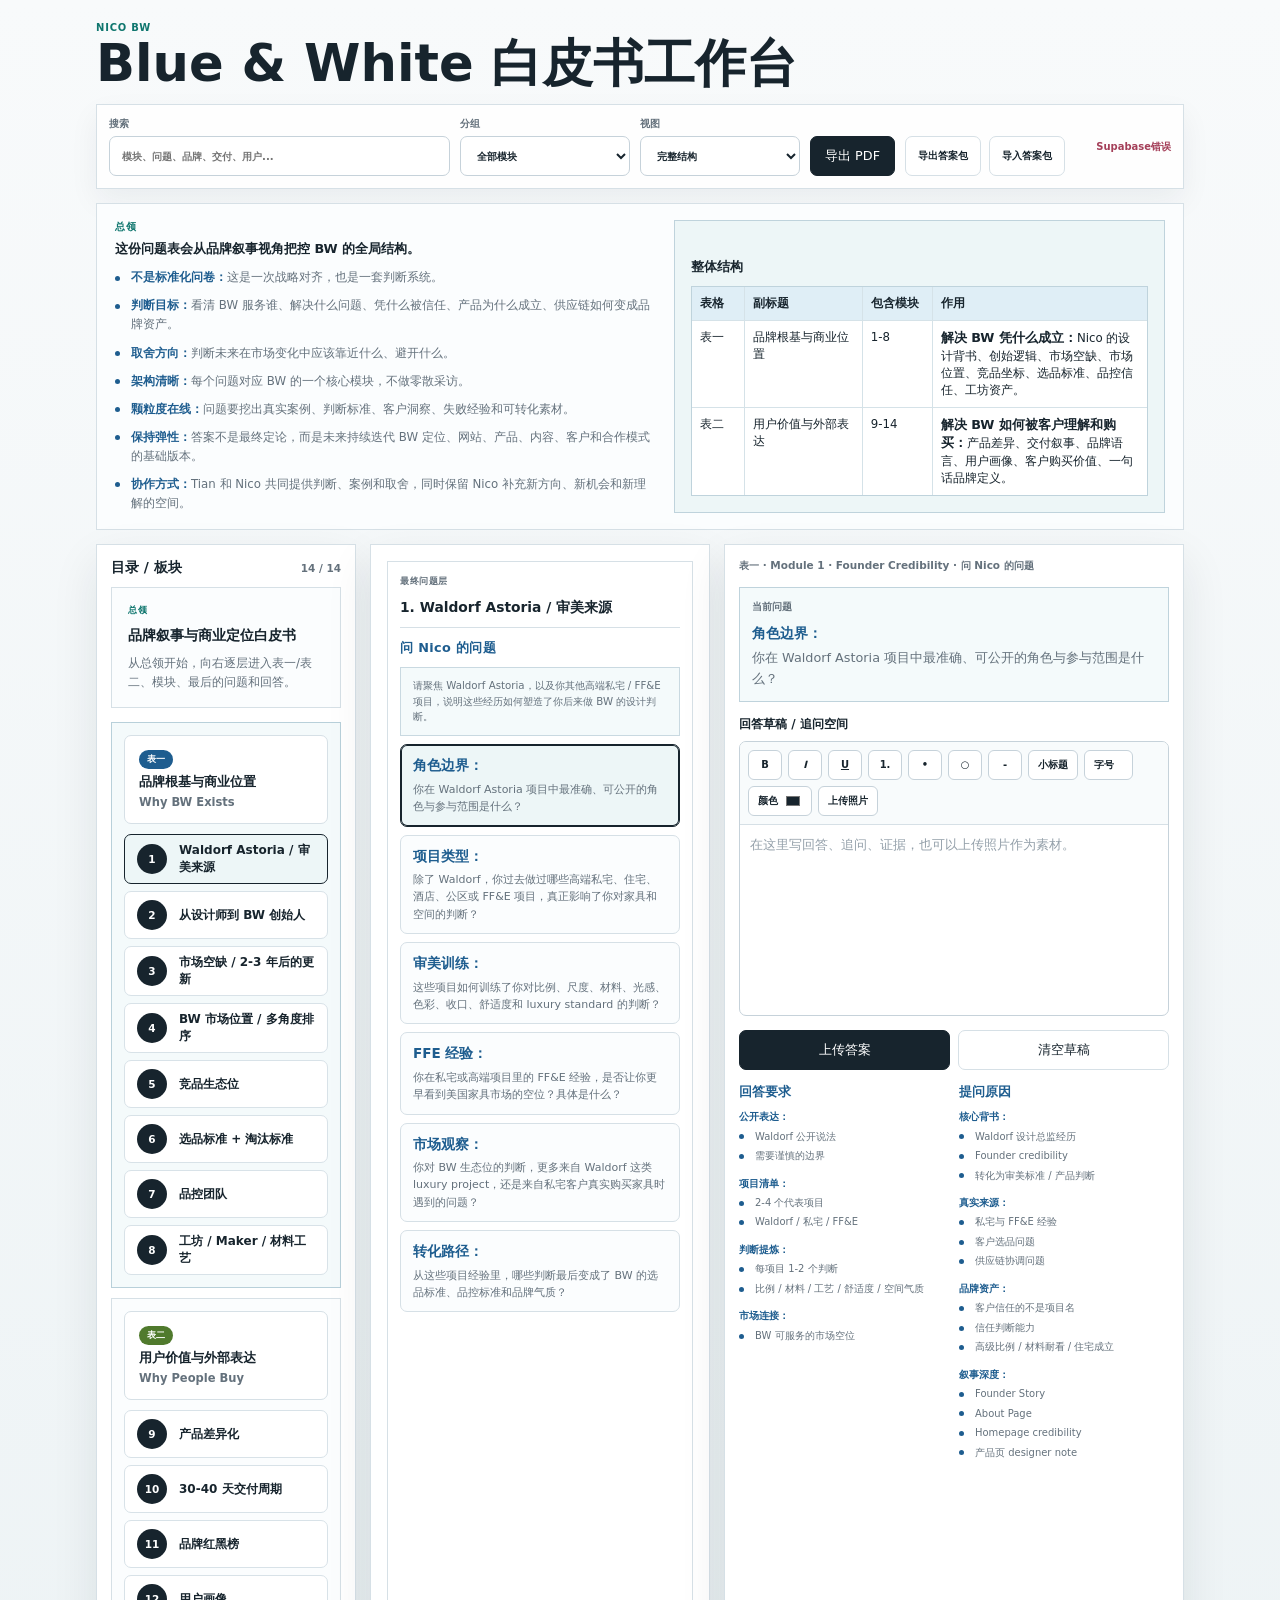
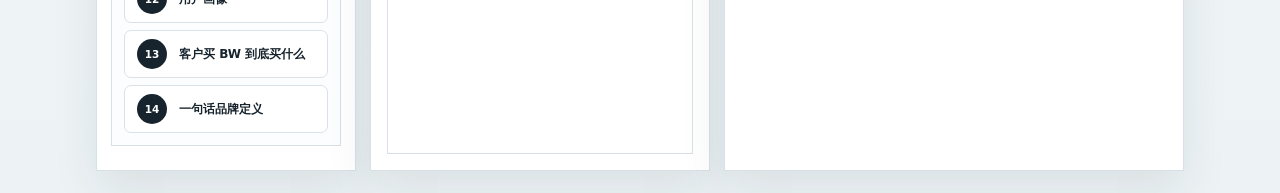
<file: index.html>
<!doctype html>
<html lang="zh-CN">
  <head>
    <meta charset="utf-8" />
    <meta http-equiv="refresh" content="0; url=bw-whitepaper.html" />
    <meta name="viewport" content="width=device-width, initial-scale=1" />
    <title>Blue & White 白皮书工作台</title>
    <script>location.replace("bw-whitepaper.html");</script>
  </head>
  <body>
    <p><a href="bw-whitepaper.html">打开 Blue & White 白皮书工作台</a></p>
  </body>
</html>
</file>
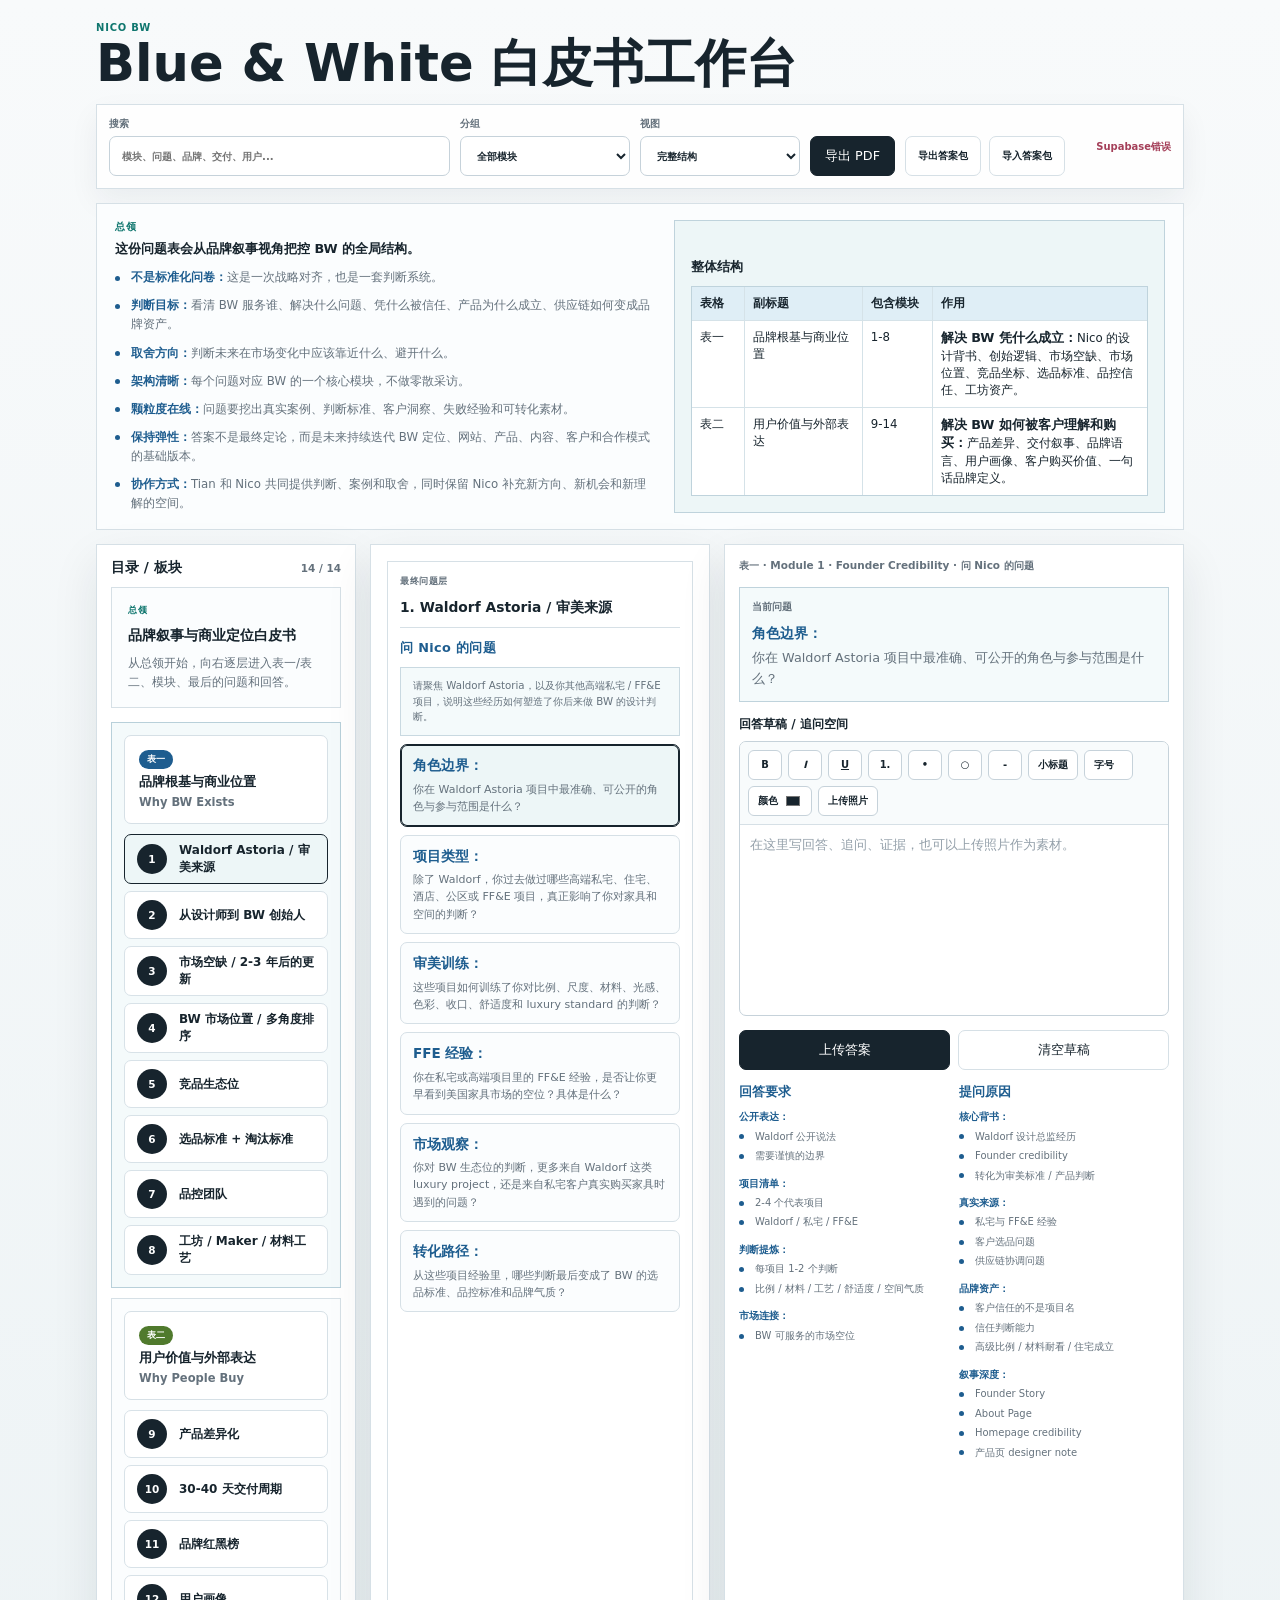
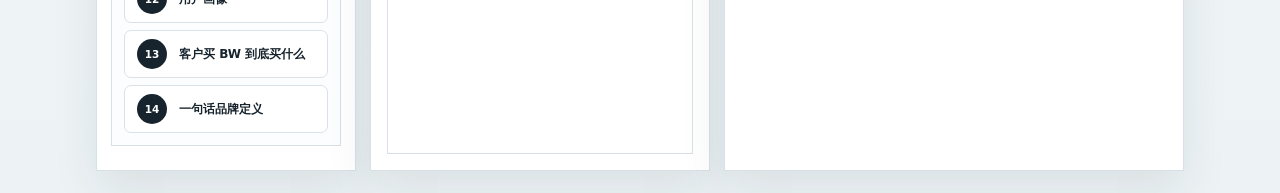
<file: bw-whitepaper.html>
<!doctype html>
<html lang="zh-CN">
  <head>
    <meta charset="utf-8" />
    <meta name="viewport" content="width=device-width, initial-scale=1" />
    <title>Blue & White 白皮书工作台</title>
    <link rel="stylesheet" href="bw-whitepaper.css" />
  </head>
  <body>
    <main class="shell">
      <header class="topbar">
        <div>
          <p class="eyebrow">Nico BW</p>
          <h1>Blue & White 白皮书工作台</h1>
        </div>
      </header>

      <section class="controls" aria-label="白皮书筛选">
        <label>
          搜索
          <input id="search" type="search" placeholder="模块、问题、品牌、交付、用户..." />
        </label>
        <label>
          分组
          <select id="phase">
            <option value="all">全部模块</option>
            <option value="表一">表一：Why BW Exists</option>
            <option value="表二">表二：Why People Buy</option>
          </select>
        </label>
        <label>
          视图
          <select id="view">
            <option value="structure">完整结构</option>
            <option value="table">可交互表格</option>
            <option value="diagram">模块 Diagram</option>
            <option value="source">原图证据</option>
          </select>
        </label>
        <button id="export" type="button">导出 PDF</button>
        <div class="share-actions" aria-label="答案协作">
          <button id="answer-export" type="button">导出答案包</button>
          <label for="answer-import">导入答案包</label>
          <input id="answer-import" type="file" accept="application/json,.json" />
        </div>
        <p id="sync-status" class="sync-status">本地模式</p>
      </section>

      <section id="overview-hero" class="overview-hero" aria-label="总领"></section>

      <section class="workspace">
        <aside class="module-list" aria-label="白皮书目录">
          <div class="list-heading">
            <h2>目录 / 板块</h2>
            <span id="result-count">0</span>
          </div>
          <div id="cards"></div>
        </aside>

        <section class="main-panel">
          <div id="structure-view" class="view-panel"></div>
          <div id="table-view" class="view-panel" hidden></div>
          <div id="diagram-view" class="view-panel" hidden></div>
          <div id="source-view" class="view-panel" hidden></div>
        </section>

        <aside class="detail-panel" aria-label="模块细节">
          <div class="detail-header">
            <p id="detail-kicker">选择一个模块</p>
            <h2 id="detail-title">白皮书结构</h2>
          </div>
          <section id="selected-question" class="selected-question-panel" aria-label="当前问题"></section>
          <div class="detail-block">
            <h3>回答草稿 / 追问空间</h3>
            <div class="editor-shell">
              <div class="editor-toolbar" aria-label="编辑工具">
                <button type="button" data-command="bold" aria-label="加粗"><strong>B</strong></button>
                <button type="button" data-command="italic" aria-label="斜体"><em>I</em></button>
                <button type="button" data-command="underline" aria-label="下划线"><u>U</u></button>
                <button type="button" data-list="ordered">1.</button>
                <button type="button" data-list="disc">•</button>
                <button type="button" data-list="circle">○</button>
                <button type="button" data-list="dash">-</button>
                <button type="button" data-command="formatBlock" data-value="h3">小标题</button>
                <select id="font-size" aria-label="字体大小">
                  <option value="">字号</option>
                  <option value="2">小</option>
                  <option value="3">正文</option>
                  <option value="4">大</option>
                  <option value="5">标题</option>
                </select>
                <label class="color-tool" aria-label="字体颜色">
                  颜色
                  <input id="font-color" type="color" value="#17242d" />
                </label>
                <label class="image-upload-button" for="image-upload">上传照片</label>
                <input id="image-upload" type="file" accept="image/*" multiple />
              </div>
              <div id="notes" class="notes-editor" contenteditable="true" role="textbox" aria-multiline="true" spellcheck="false"></div>
            </div>
          </div>
          <div class="detail-actions">
            <button id="prompt" type="button">上传答案</button>
            <button id="clear" type="button">清空草稿</button>
          </div>
          <dl id="detail-meta"></dl>
        </aside>
      </section>
    </main>

    <script src="bw-supabase-config.js"></script>
    <script src="bw-whitepaper.js"></script>
  </body>
</html>
</file>
<file: bw-whitepaper.css>
:root {
  color-scheme: light;
  --ink: #17242d;
  --muted: #64717c;
  --line: #d6e0e6;
  --panel: #ffffff;
  --paper: #f6f8f9;
  --blue: #1e5d8f;
  --teal: #0f766e;
  --green: #507a2d;
  --rose: #a43f59;
  --gold: #b66d12;
  --shadow: 0 18px 44px rgba(23, 36, 45, 0.09);
  font-size: 80%;
  font-family: Inter, ui-sans-serif, system-ui, -apple-system, BlinkMacSystemFont, "Segoe UI", sans-serif;
}

* {
  box-sizing: border-box;
}

body {
  margin: 0;
  min-height: 100vh;
  color: var(--ink);
  background: linear-gradient(180deg, #f8fafb 0%, #edf3f5 100%);
}

button,
input,
select,
textarea,
.notes-editor {
  font: inherit;
}

button {
  height: 40px;
  border: 1px solid var(--ink);
  border-radius: 7px;
  padding: 0 14px;
  color: #fff;
  background: var(--ink);
  cursor: pointer;
}

button:hover {
  background: #2d3a43;
}

a {
  color: var(--blue);
  font-weight: 800;
  text-decoration: none;
}

.shell {
  width: min(1088px, 94vw);
  margin: 0 auto;
  padding: 22px 0;
}

.topbar {
  display: flex;
  align-items: end;
  justify-content: space-between;
  gap: 22px;
  margin-bottom: 16px;
}

.eyebrow {
  margin: 0 0 6px;
  color: var(--teal);
  font-size: 0.78rem;
  font-weight: 850;
  letter-spacing: 0.08em;
  text-transform: uppercase;
}

h1,
h2,
h3,
p {
  margin: 0;
}

h1 {
  font-size: clamp(2rem, 4vw, 4.25rem);
  line-height: 0.96;
}

.toplinks {
  display: flex;
  gap: 16px;
  white-space: nowrap;
}

.controls {
  display: grid;
  grid-template-columns: minmax(260px, 1fr) 170px 160px auto auto 96px;
  gap: 10px;
  align-items: end;
  margin-bottom: 14px;
  padding: 12px;
  border: 1px solid var(--line);
  background: rgba(255, 255, 255, 0.86);
  box-shadow: 0 12px 30px rgba(23, 36, 45, 0.06);
}

.share-actions {
  display: grid;
  grid-template-columns: 1fr 1fr;
  gap: 8px;
}

.share-actions button,
.share-actions label {
  display: inline-flex;
  align-items: center;
  justify-content: center;
  height: 40px;
  border: 1px solid var(--line);
  border-radius: 7px;
  padding: 0 12px;
  color: var(--ink);
  background: #fff;
  font-size: 0.8rem;
  font-weight: 850;
  cursor: pointer;
}

.share-actions button:hover,
.share-actions label:hover {
  border-color: var(--blue);
  color: var(--blue);
  background: #f4fafb;
}

.share-actions input {
  display: none;
}

.sync-status {
  align-self: center;
  justify-self: end;
  margin: 0;
  color: var(--muted);
  font-size: 0.78rem;
  font-weight: 850;
  white-space: nowrap;
}

.sync-status.online {
  color: var(--teal);
}

.sync-status.error {
  color: var(--rose);
}

label {
  display: grid;
  gap: 5px;
  color: var(--muted);
  font-size: 0.8rem;
  font-weight: 760;
}

input,
select,
textarea {
  width: 100%;
  border: 1px solid #c6d2da;
  border-radius: 7px;
  background: #fff;
  color: var(--ink);
}

input,
select {
  height: 40px;
  padding: 0 12px;
}

.workspace {
  display: grid;
  grid-template-columns: 260px minmax(320px, 1fr) minmax(430px, 460px);
  gap: 14px;
  min-height: 720px;
}

.module-list,
.main-panel,
.detail-panel {
  min-width: 0;
  border: 1px solid var(--line);
  background: var(--panel);
  box-shadow: var(--shadow);
}

.module-list,
.detail-panel {
  padding: 14px;
}

.list-heading {
  display: flex;
  align-items: center;
  justify-content: space-between;
  margin-bottom: 10px;
}

.list-heading h2,
.detail-header h2 {
  font-size: 1.08rem;
}

.list-heading span,
.detail-header p {
  color: var(--muted);
  font-size: 0.82rem;
  font-weight: 760;
}

.module-card {
  display: grid;
  gap: 7px;
  width: 100%;
  height: auto;
  min-height: 84px;
  margin-bottom: 8px;
  padding: 10px;
  border: 1px solid var(--line);
  border-left: 5px solid var(--blue);
  border-radius: 7px;
  color: var(--ink);
  background: #fff;
  text-align: left;
}

.module-card[data-section="表二"] {
  border-left-color: var(--green);
}

.module-card.active {
  outline: 2px solid var(--ink);
}

.module-card strong {
  font-size: 0.96rem;
  line-height: 1.32;
}

.module-card span {
  color: var(--muted);
  font-size: 0.78rem;
  font-weight: 750;
}

.side-status {
  display: grid;
  gap: 8px;
  margin-bottom: 10px;
  padding: 12px;
  border: 1px solid var(--line);
  background: #fbfdfe;
}

.side-status h3 {
  font-size: 1rem;
  line-height: 1.35;
}

.side-status > span,
.side-copy {
  color: var(--muted);
  font-size: 0.84rem;
  line-height: 1.5;
}

.side-label {
  color: var(--teal);
  font-size: 0.74rem;
  font-weight: 850;
  letter-spacing: 0.06em;
  text-transform: uppercase;
}

.progress-row {
  display: flex;
  align-items: baseline;
  justify-content: space-between;
}

.progress-row strong {
  font-size: 1.35rem;
}

.progress-row span {
  color: var(--muted);
  font-weight: 800;
}

.progress-track {
  height: 8px;
  overflow: hidden;
  border-radius: 999px;
  background: #e6eef2;
}

.progress-track div {
  height: 100%;
  border-radius: inherit;
  background: var(--teal);
}

.work-steps {
  margin: 0;
  padding-left: 20px;
  color: var(--ink);
}

.work-steps li {
  margin-bottom: 8px;
  line-height: 1.45;
}

.draft-list {
  display: grid;
  gap: 6px;
}

.draft-list button,
.idea-button {
  height: auto;
  min-height: 34px;
  border-color: var(--line);
  color: var(--ink);
  background: #fff;
  text-align: left;
  font-size: 0.84rem;
}

.toc-block {
  display: grid;
  gap: 10px;
  margin-bottom: 10px;
  padding: 12px;
  border: 1px solid var(--line);
  background: #fbfdfe;
}

.toc-block.active {
  border-color: #b8d0da;
  background: #f4fafb;
}

.toc-block h3 {
  font-size: 1rem;
  line-height: 1.35;
}

.toc-overview {
  display: grid;
  gap: 9px;
  margin-bottom: 14px;
  padding: 16px;
  border: 1px solid var(--line);
  background: #fbfdfe;
}

.toc-overview h3 {
  font-size: 1.12rem;
  line-height: 1.35;
}

.toc-overview p:not(.side-label) {
  color: var(--muted);
  font-size: 0.92rem;
  line-height: 1.55;
}

.system-overview {
  border-color: #bfd3dc;
  background: #edf6f7;
}

.system-overview h3 {
  font-size: 1.05rem;
}

.system-slices {
  display: grid;
  gap: 8px;
}

.system-slice {
  display: grid;
  gap: 5px;
  padding: 10px;
  border: 1px solid #d8e2e8;
  background: #fff;
}

.system-slice button {
  display: grid;
  grid-template-columns: minmax(0, 1fr) auto;
  align-items: center;
  gap: 8px;
  height: auto;
  padding: 0;
  border: 0;
  color: var(--ink);
  background: transparent;
  text-align: left;
}

.system-slice button:hover {
  color: var(--teal);
  background: transparent;
}

.system-slice button strong {
  font-size: 0.88rem;
}

.system-slice button span {
  color: var(--blue);
  font-size: 0.72rem;
  font-weight: 850;
  white-space: nowrap;
}

.toc-block[data-section="表二"] .system-slice button span,
.toc-block:nth-of-type(3) .system-slice button span {
  color: var(--green);
}

.system-slice p {
  color: var(--muted);
  font-size: 0.78rem;
  line-height: 1.5;
}

.toc-section {
  display: grid;
  gap: 4px;
  height: auto;
  padding: 14px;
  color: var(--ink);
  background: #fff;
  border-color: var(--line);
  text-align: left;
}

.toc-section span {
  width: fit-content;
  padding: 3px 8px;
  border-radius: 999px;
  color: #fff;
  background: var(--blue);
  font-size: 0.74rem;
  font-weight: 850;
}

.toc-block:nth-of-type(3) .toc-section span {
  background: var(--green);
}

.toc-section strong {
  font-size: 1.05rem;
  line-height: 1.35;
}

.toc-section small {
  color: var(--muted);
  font-size: 0.9rem;
  font-weight: 800;
}

.toc-module-list {
  display: grid;
  gap: 7px;
}

.toc-module-list button {
  display: grid;
  grid-template-columns: 32px minmax(0, 1fr);
  align-items: center;
  gap: 10px;
  height: auto;
  min-height: 48px;
  padding: 7px 12px;
  border-color: #d8e2e8;
  color: var(--ink);
  background: #fff;
  text-align: left;
  font-size: 0.94rem;
  font-weight: 760;
}

.toc-module-list button span {
  display: grid;
  place-items: center;
  width: 30px;
  height: 30px;
  border-radius: 50%;
  color: #fff;
  background: var(--ink);
  font-size: 0.82rem;
  font-weight: 850;
}

.toc-module-list button.active {
  border-color: var(--ink);
  background: #edf6f7;
}

.option-list,
.output-options,
.question-options {
  display: grid;
  gap: 7px;
}

.idea-button {
  position: relative;
  padding: 9px 10px 9px 26px;
  line-height: 1.45;
}

.idea-button::before {
  content: "+";
  position: absolute;
  left: 9px;
  top: 9px;
  color: var(--teal);
  font-weight: 900;
}

.idea-button:hover {
  border-color: var(--teal);
  background: #f4fafb;
}

.evidence .idea-button::before {
  color: var(--gold);
}

.compact-status {
  background: #f7fafb;
}

.main-panel {
  overflow: hidden;
}

.view-panel {
  height: 100%;
  padding: 16px;
  overflow: auto;
}

.structure-shell {
  display: grid;
  gap: 16px;
}

.ladder-shell {
  display: grid;
  gap: 16px;
}

.structure-hero,
.overview-hero {
  display: grid;
  grid-template-columns: minmax(0, 1fr) 310px;
  gap: 16px;
  align-items: stretch;
  padding: 18px;
  border: 1px solid var(--line);
  background: #fbfdfe;
}

.overview-hero {
  grid-template-columns: minmax(0, 1.05fr) minmax(320px, 0.95fr);
  margin-bottom: 14px;
  padding: 16px 18px;
}

.structure-hero h2,
.overview-hero h2 {
  max-width: 820px;
  margin-bottom: 10px;
  font-size: clamp(1.6rem, 2.4vw, 2.45rem);
  line-height: 1.1;
}

.overview-hero h2 {
  max-width: 980px;
  font-size: 1rem;
  line-height: 1.42;
}

.structure-hero p:not(.eyebrow),
.overview-hero p:not(.eyebrow) {
  max-width: 920px;
  color: var(--muted);
  font-size: 1rem;
  line-height: 1.65;
}

.overview-hero p:not(.eyebrow) {
  font-size: 0.92rem;
}

.hero-copy {
  display: grid;
  gap: 8px;
}

.hero-copy ul {
  display: grid;
  gap: 9px;
  margin: 0;
  padding: 0;
  list-style: none;
}

.hero-copy li {
  position: relative;
  padding-left: 16px;
  color: var(--muted);
  font-size: 0.92rem;
  line-height: 1.62;
}

.hero-copy li::before {
  position: absolute;
  top: 0.64em;
  left: 0;
  width: 5px;
  height: 5px;
  border-radius: 999px;
  background: var(--blue);
  content: "";
}

.overview-hero .line-title {
  color: var(--blue);
  font-weight: 900;
}

.system-card {
  display: grid;
  align-content: end;
  gap: 10px;
  padding: 16px;
  border: 1px solid #bfd3dc;
  background: #edf6f7;
}

.overview-hero .system-card {
  min-height: 100%;
  align-content: end;
  padding: 16px;
}

.overview-hero .system-card strong {
  font-size: 1rem;
}

.overview-hero .system-card span {
  font-size: 0.92rem;
}

.system-card strong {
  font-size: 1.08rem;
}

.system-card span {
  color: #29434f;
  line-height: 1.55;
}

.structure-table {
  display: grid;
  border: 1px solid #bfd3dc;
  background: #fff;
  font-size: 0.78rem;
}

.structure-row {
  display: grid;
  grid-template-columns: 52px minmax(118px, 0.8fr) 70px minmax(0, 1.8fr);
  border-top: 1px solid #d5e2e8;
}

.structure-row:first-child {
  border-top: 0;
}

.structure-row > span {
  padding: 8px;
  border-left: 1px solid #d5e2e8;
  color: var(--ink);
  line-height: 1.45;
}

.structure-row > span:first-child {
  border-left: 0;
}

.structure-head {
  background: #dfeef6;
  font-weight: 850;
}

.structure-row strong {
  font-weight: 880;
}

.two-table-map {
  display: grid;
  grid-template-columns: repeat(2, minmax(0, 1fr));
  gap: 14px;
}

.two-table-map article,
.full-module-board {
  border: 1px solid var(--line);
  background: #fff;
}

.two-table-map article {
  display: grid;
  gap: 10px;
  padding: 15px;
}

.map-number {
  width: fit-content;
  padding: 4px 9px;
  border-radius: 999px;
  color: #fff;
  background: var(--blue);
  font-size: 0.78rem;
  font-weight: 850;
}

.two-table-map article:nth-child(2) .map-number {
  background: var(--green);
}

.two-table-map h3,
.section-heading h3 {
  font-size: 1.08rem;
}

.two-table-map p,
.section-heading p {
  color: var(--muted);
  line-height: 1.55;
}

.mini-chain {
  display: grid;
  gap: 7px;
}

.mini-chain button {
  display: grid;
  grid-template-columns: 30px 1fr;
  align-items: center;
  gap: 8px;
  height: auto;
  min-height: 38px;
  border-color: var(--line);
  color: var(--ink);
  background: #f9fbfc;
  text-align: left;
}

.mini-chain span {
  display: grid;
  place-items: center;
  width: 26px;
  height: 26px;
  border-radius: 50%;
  color: #fff;
  background: var(--ink);
  font-size: 0.78rem;
  font-weight: 850;
}

.mini-chain button.active {
  border-color: var(--ink);
  background: #edf6f7;
}

.is-dim {
  opacity: 0.34;
}

.full-module-board {
  padding: 15px;
}

.ladder-board {
  display: grid;
  grid-template-columns: minmax(170px, 0.58fr) minmax(260px, 1fr) minmax(320px, 1.18fr);
  gap: 12px;
}

.section-column,
.module-column,
.module-preview,
.final-question-bridge {
  border: 1px solid var(--line);
  background: #fff;
  padding: 12px;
}

.section-column,
.module-column {
  display: grid;
  align-content: start;
  gap: 8px;
}

.system-column {
  gap: 10px;
}

.logic-group {
  display: grid;
  gap: 7px;
  padding: 12px;
  border: 1px solid #d8e2e8;
  background: #fbfdfe;
}

.logic-group.active {
  border-color: var(--ink);
  background: #edf6f7;
  box-shadow: inset 0 0 0 1px var(--ink);
}

.logic-group button {
  grid-template-columns: minmax(0, 1fr) auto;
  align-items: center;
  min-height: 0;
  padding: 0;
  border: 0;
  background: transparent;
}

.logic-group button:hover {
  color: var(--teal);
  background: transparent;
}

.logic-group button span {
  padding: 0;
  border-radius: 0;
  color: var(--blue);
  background: transparent;
  font-size: 0.76rem;
  white-space: nowrap;
}

.logic-group.active button span {
  color: var(--ink);
}

.logic-group p {
  color: var(--muted);
  font-size: 0.84rem;
  line-height: 1.5;
}

.module-cluster {
  display: grid;
  gap: 8px;
}

.module-cluster + .module-cluster {
  padding-top: 12px;
  border-top: 1px solid var(--line);
}

.module-cluster h4 {
  margin: 0;
  color: var(--teal);
  font-size: 0.84rem;
}

.section-column button,
.module-choice-grid button,
.module-preview button {
  height: auto;
  border-color: var(--line);
  color: var(--ink);
  background: #fff;
  text-align: left;
}

.section-column button {
  display: grid;
  gap: 5px;
  padding: 11px;
}

.section-column button.active,
.module-choice-grid button.active {
  border-color: var(--ink);
  background: #edf6f7;
  box-shadow: inset 0 0 0 1px var(--ink);
}

.section-column button span {
  width: fit-content;
  padding: 3px 8px;
  border-radius: 999px;
  color: #fff;
  background: var(--blue);
  font-size: 0.75rem;
  font-weight: 850;
}

.section-column button:nth-of-type(2) span {
  background: var(--green);
}

.section-column button small,
.section-column button em,
.module-choice-grid button small {
  color: var(--muted);
  font-style: normal;
  line-height: 1.4;
}

.module-choice-grid {
  display: grid;
  grid-template-columns: repeat(auto-fit, minmax(180px, 1fr));
  gap: 8px;
}

.module-choice-grid button {
  display: grid;
  gap: 6px;
  min-height: 104px;
  padding: 10px;
}

.module-choice-grid button span {
  display: grid;
  place-items: center;
  width: 28px;
  height: 28px;
  border-radius: 50%;
  color: #fff;
  background: var(--ink);
  font-size: 0.78rem;
  font-weight: 850;
}

.module-preview {
  display: grid;
  align-content: start;
  gap: 10px;
  max-height: 780px;
  overflow: auto;
}

.module-preview.final-only {
  height: 100%;
  max-height: none;
}

.module-preview h3,
.final-question-bridge h3 {
  font-size: 1.08rem;
}

.module-preview p,
.final-question-bridge p {
  color: var(--muted);
  line-height: 1.55;
}

.module-preview button {
  color: #fff;
  background: var(--ink);
  text-align: center;
}

.final-question-content {
  display: grid;
  grid-template-columns: 1fr;
  align-items: start;
  gap: 14px;
}

.readable-section {
  display: grid;
  gap: 10px;
  padding-top: 12px;
  border-top: 1px solid var(--line);
}

.final-question-content h4 {
  margin: 0;
  color: var(--blue);
  font-size: 1rem;
  letter-spacing: 0.03em;
  text-transform: none;
}

.readable-item {
  display: grid;
  gap: 6px;
  border: 1px solid #d8e2e8;
  background: #fbfdfe;
}

.readable-grid {
  display: grid;
  gap: 8px;
}

.readable-item {
  height: auto;
  padding: 10px 12px;
  color: var(--ink);
  text-align: left;
  cursor: pointer;
}

.module-preview .readable-item {
  color: var(--ink);
  background: #fbfdfe;
  text-align: left;
}

.module-preview .readable-lead {
  padding: 10px 12px;
  border-color: #c9d9e1;
  background: #f4fafb;
  cursor: default;
}

.module-preview .readable-lead p {
  font-size: 0.8rem;
  line-height: 1.55;
}

.module-preview .readable-lead,
.module-preview .readable-lead:hover {
  border-color: #c9d9e1;
  background: #f4fafb;
  box-shadow: none;
}

.module-preview .readable-item:hover,
.module-preview .readable-item.active {
  border-color: var(--ink);
  background: #edf6f7;
}

.module-preview .readable-item.active {
  box-shadow: inset 0 0 0 1px var(--ink);
}

.readable-item p {
  margin: 0;
  color: var(--muted);
  font-size: 0.86rem;
  line-height: 1.58;
}

.module-preview .line-title {
  display: block;
  margin-bottom: 4px;
  color: var(--blue);
  font-size: 1.06rem;
  font-weight: 900;
}

.module-preview .line-copy {
  display: block;
}

.module-preview .text-list p {
  font-size: 0.9rem;
}

.discussion-focus {
  padding: 12px;
  border: 1px solid #bfd3dc;
  background: #f4fafb;
}

.idea-stack {
  display: grid;
  gap: 7px;
}

.compact-board .full-module-grid {
  gap: 0;
}

.section-heading {
  display: grid;
  gap: 4px;
  margin-bottom: 12px;
}

.full-module-grid {
  display: grid;
  gap: 14px;
}

.full-module {
  border: 1px solid var(--line);
  background: #fbfdfe;
}

.full-module.active {
  border-color: var(--ink);
  box-shadow: inset 0 0 0 1px var(--ink);
}

.full-module header {
  display: grid;
  grid-template-columns: minmax(0, 1fr) auto;
  gap: 14px;
  align-items: center;
  padding: 12px;
  border-bottom: 1px solid var(--line);
  background: #fff;
}

.full-module header p {
  margin: 0 0 4px;
  color: var(--muted);
  font-size: 0.78rem;
  font-weight: 800;
}

.full-module h4 {
  margin: 0 0 5px;
  font-size: 1.08rem;
}

.full-module header button {
  color: var(--ink);
  background: #fff;
  border-color: var(--line);
}

.module-columns {
  display: grid;
  grid-template-columns: minmax(260px, 1.4fr) minmax(220px, 0.9fr) minmax(240px, 1fr);
  gap: 0;
}

.module-columns section {
  padding: 13px;
  border-right: 1px solid var(--line);
}

.module-columns section:last-child {
  border-right: 0;
}

.module-columns h5 {
  margin: 0 0 9px;
  color: var(--blue);
  font-size: 0.78rem;
  letter-spacing: 0.03em;
  text-transform: uppercase;
}

.text-list {
  display: grid;
  gap: 9px;
}

.text-list p {
  margin: 0;
  line-height: 1.58;
}

.line-title {
  font-weight: 880;
  color: var(--blue);
}

#detail-meta .text-list {
  gap: 7px;
}

#detail-meta .text-list p {
  font-size: 0.92rem;
}

.module-table {
  width: 100%;
  border-collapse: collapse;
  font-size: 0.92rem;
}

.module-table th,
.module-table td {
  vertical-align: top;
  border-bottom: 1px solid var(--line);
  padding: 12px 10px;
  text-align: left;
}

.module-table th {
  position: sticky;
  top: 0;
  z-index: 1;
  background: #dfeef6;
  font-size: 0.78rem;
  letter-spacing: 0.02em;
  text-transform: uppercase;
}

.module-table tr {
  cursor: pointer;
}

.module-table tr:hover td {
  background: #f3f8fa;
}

.tag-row {
  display: flex;
  flex-wrap: wrap;
  gap: 6px;
}

.tag {
  border: 1px solid #c7d7df;
  border-radius: 999px;
  padding: 3px 8px;
  color: #29434f;
  background: #f4f9fb;
  font-size: 0.76rem;
  font-weight: 760;
}

.diagram {
  display: grid;
  gap: 20px;
}

.diagram-lane {
  display: grid;
  grid-template-columns: 190px 1fr;
  gap: 14px;
  align-items: start;
}

.lane-title {
  position: sticky;
  top: 16px;
  padding: 14px;
  border: 1px solid var(--line);
  background: #edf6f7;
}

.lane-title strong {
  display: block;
  margin-bottom: 4px;
}

.node-grid {
  display: grid;
  grid-template-columns: repeat(auto-fit, minmax(180px, 1fr));
  gap: 10px;
}

.node {
  min-height: 124px;
  border: 1px solid var(--line);
  border-radius: 7px;
  padding: 12px;
  color: var(--ink);
  background: #fff;
  text-align: left;
}

.node:hover {
  border-color: var(--ink);
}

.node b {
  display: block;
  margin-bottom: 6px;
}

.node small {
  color: var(--muted);
  line-height: 1.45;
}

.source-layout {
  display: grid;
  grid-template-columns: 220px minmax(0, 1fr);
  gap: 14px;
  height: 100%;
}

.source-nav {
  display: grid;
  align-content: start;
  gap: 8px;
}

.source-nav button {
  height: auto;
  min-height: 42px;
  border-color: var(--line);
  color: var(--ink);
  background: #fff;
  text-align: left;
}

.source-nav button.active {
  color: #fff;
  background: var(--ink);
  border-color: var(--ink);
}

.source-image-wrap {
  overflow: auto;
  border: 1px solid var(--line);
  background: var(--paper);
}

.source-image-wrap img {
  display: block;
  width: 1500px;
  max-width: none;
}

.detail-panel {
  display: flex;
  flex-direction: column;
  gap: 14px;
}

.detail-header {
  order: 1;
}

.detail-header h2 {
  color: var(--blue);
  font-weight: 900;
}

#detail-title {
  display: none;
}

.selected-question-panel {
  order: 2;
  display: grid;
  gap: 8px;
  padding: 12px;
  border: 1px solid #bfd3dc;
  background: #f4fafb;
}

#detail-meta {
  order: 5;
  display: grid;
  gap: 12px;
  margin: 0;
}

#detail-meta div {
  padding-bottom: 12px;
  border-bottom: 1px solid var(--line);
}

#detail-meta .answer-context-grid {
  display: grid;
  grid-template-columns: repeat(2, minmax(0, 1fr));
  gap: 10px;
  padding-bottom: 0;
  border-bottom: 0;
}

.support-column {
  display: grid;
  align-content: start;
  gap: 8px;
}

.support-column h3 {
  margin: 0;
  color: var(--blue);
  font-size: 0.98rem;
  font-weight: 900;
}

.support-list {
  display: grid;
  gap: 12px;
  margin: 0;
  padding: 0;
  list-style: none;
}

.support-item {
  position: relative;
  padding-left: 0;
  color: var(--muted);
  font-size: 0.78rem;
  line-height: 1.55;
}

.support-item::before {
  display: none;
}

.support-title {
  display: block;
  margin-bottom: 4px;
  color: var(--blue);
  font-weight: 900;
}

.support-bullets {
  display: grid;
  gap: 4px;
  margin: 0;
  padding: 0;
  list-style: none;
}

.support-bullets li {
  position: relative;
  padding-left: 16px;
  color: var(--muted);
  font-size: 0.78rem;
  line-height: 1.55;
}

.support-bullets li::before {
  position: absolute;
  top: 0.58em;
  left: 0;
  width: 5px;
  height: 5px;
  border-radius: 999px;
  background: var(--blue);
  content: "";
}

#detail-meta dt {
  color: var(--muted);
  font-size: 0.78rem;
  font-weight: 820;
  text-transform: uppercase;
}

#detail-meta dd {
  margin: 5px 0 0;
  line-height: 1.55;
}

.selected-question-panel p {
  margin: 0;
  color: var(--muted);
  font-size: 0.78rem;
  font-weight: 850;
  text-transform: uppercase;
}

.selected-question-panel div {
  color: var(--muted);
  font-size: 1rem;
  line-height: 1.6;
}

.selected-question-panel .line-title {
  display: block;
  margin-bottom: 4px;
  color: var(--blue);
  font-size: 1.08rem;
  font-weight: 900;
}

.selected-question-panel .line-copy {
  display: block;
}

.detail-block {
  order: 3;
  display: grid;
  gap: 8px;
  margin-top: 0;
}

.detail-block h3 {
  font-size: 0.94rem;
}

.editor-shell {
  overflow: hidden;
  border: 1px solid #c6d2da;
  border-radius: 7px;
  background: #fff;
}

.editor-toolbar {
  display: flex;
  flex-wrap: wrap;
  gap: 6px;
  padding: 8px;
  border-bottom: 1px solid var(--line);
  background: #f8fbfc;
}

.editor-toolbar button,
.editor-toolbar select,
.color-tool,
.image-upload-button {
  display: inline-flex;
  align-items: center;
  justify-content: center;
  width: auto;
  height: 30px;
  min-width: 34px;
  border: 1px solid #c6d2da;
  border-radius: 6px;
  padding: 0 9px;
  color: var(--ink);
  background: #fff;
  font-size: 0.78rem;
  font-weight: 850;
  line-height: 1;
  cursor: pointer;
}

.editor-toolbar button:hover,
.editor-toolbar select:hover,
.color-tool:hover,
.image-upload-button:hover {
  border-color: var(--blue);
  color: var(--blue);
  background: #f4fafb;
}

.editor-toolbar select {
  appearance: none;
  padding-right: 18px;
}

.color-tool {
  gap: 6px;
}

.color-tool input {
  width: 18px;
  height: 18px;
  padding: 0;
  border: 0;
  border-radius: 999px;
  background: transparent;
  cursor: pointer;
}

.editor-toolbar input[type="file"] {
  display: none;
}

.notes-editor {
  min-height: 190px;
  padding: 10px;
  color: var(--ink);
  line-height: 1.58;
  outline: none;
}

.notes-editor:empty::before {
  color: #94a0aa;
  content: "在这里写回答、追问、证据，也可以上传照片作为素材。";
}

.notes-editor p,
.notes-editor ul,
.notes-editor ol,
.notes-editor h3 {
  margin: 0 0 9px;
}

.notes-editor ul,
.notes-editor ol {
  padding-left: 21px;
}

.notes-editor ul.list-disc {
  list-style-type: disc;
}

.notes-editor ul.list-circle {
  list-style-type: circle;
}

.notes-editor ul.list-dash {
  padding-left: 0;
  list-style: none;
}

.notes-editor ul.list-dash li {
  position: relative;
  padding-left: 18px;
}

.notes-editor ul.list-dash li::before {
  position: absolute;
  left: 0;
  content: "-";
}

.notes-editor h3 {
  color: var(--blue);
  font-size: 0.98rem;
  line-height: 1.35;
}

.notes-editor figure {
  margin: 10px 0;
}

.notes-editor img {
  display: block;
  max-width: 100%;
  height: auto;
  border: 1px solid var(--line);
  background: #fff;
}

.notes-editor figcaption {
  margin-top: 5px;
  color: var(--muted);
  font-size: 0.76rem;
  line-height: 1.45;
}

.detail-actions {
  order: 4;
  display: grid;
  grid-template-columns: 1fr 1fr;
  gap: 8px;
}

.detail-actions button:last-child {
  color: var(--ink);
  background: #fff;
  border-color: var(--line);
}

@media (max-width: 980px) {
  .workspace {
    grid-template-columns: 270px minmax(0, 1fr);
  }

  .detail-panel {
    grid-column: 1 / -1;
  }

}

@media (max-width: 840px) {
  .shell {
    width: 100%;
    padding: 14px;
  }

  .topbar,
  .toplinks {
    align-items: start;
    flex-direction: column;
  }

  .controls,
  .workspace,
  .source-layout,
  .diagram-lane,
  .structure-hero,
  .overview-hero,
  .two-table-map,
  .module-columns,
  .full-module header {
    grid-template-columns: 1fr;
  }

  .module-columns section {
    border-right: 0;
    border-bottom: 1px solid var(--line);
  }

  .module-columns section:last-child {
    border-bottom: 0;
  }
}

@media (max-width: 720px) {
  :root {
    font-size: 88%;
  }

  body {
    background: #eef4f6;
    -webkit-text-size-adjust: 100%;
  }

  button,
  input,
  select,
  textarea,
  .notes-editor {
    font-size: 16px;
  }

  button,
  input,
  select {
    min-height: 44px;
  }

  .shell {
    padding: 10px;
  }

  .topbar {
    gap: 8px;
    margin-bottom: 10px;
  }

  .eyebrow {
    font-size: 0.72rem;
  }

  h1 {
    font-size: clamp(2rem, 12vw, 3rem);
    line-height: 1;
    letter-spacing: 0;
  }

  .toplinks {
    flex-direction: row;
    flex-wrap: wrap;
    gap: 10px;
    font-size: 0.88rem;
  }

  .controls {
    grid-template-columns: 1fr 1fr;
    gap: 8px;
    margin-bottom: 10px;
    padding: 10px;
    border-radius: 0;
    box-shadow: none;
  }

  .controls label:first-child,
  .controls button#export,
  .share-actions,
  .sync-status {
    grid-column: 1 / -1;
  }

  .controls > label {
    min-width: 0;
  }

  .controls button#export {
    width: 100%;
  }

  .share-actions {
    grid-template-columns: 1fr 1fr;
  }

  .share-actions button,
  .share-actions label {
    min-height: 42px;
    font-size: 0.9rem;
  }

  .sync-status {
    justify-self: start;
    padding: 3px 0 0;
  }

  .overview-hero {
    gap: 12px;
    margin-bottom: 10px;
    padding: 12px;
    box-shadow: none;
  }

  .overview-hero h2 {
    font-size: 1rem;
    line-height: 1.45;
  }

  .overview-hero p:not(.eyebrow),
  .hero-copy li,
  .overview-hero .system-card span {
    font-size: 0.92rem;
    line-height: 1.58;
  }

  .system-card,
  .overview-hero .system-card {
    min-height: 0;
    padding: 12px;
  }

  .structure-table {
    display: grid;
    gap: 10px;
    overflow: visible;
    border: 0;
    background: transparent;
    font-size: 0.9rem;
  }

  .structure-row {
    grid-template-columns: 1fr;
    min-width: 0;
    border: 1px solid #cbdde5;
    background: #fff;
  }

  .structure-head {
    display: none;
  }

  .structure-row > span {
    position: relative;
    display: block;
    border-left: 0;
    border-top: 1px solid #e1ebef;
    padding: 9px 10px 9px 82px;
  }

  .structure-row > span:first-child {
    border-top: 0;
  }

  .structure-row > span::before {
    position: absolute;
    left: 10px;
    top: 9px;
    width: 60px;
    color: var(--blue);
    font-weight: 900;
  }

  .structure-row > span:nth-child(1)::before {
    content: "表格";
  }

  .structure-row > span:nth-child(2)::before {
    content: "副标题";
  }

  .structure-row > span:nth-child(3)::before {
    content: "模块";
  }

  .structure-row > span:nth-child(4)::before {
    content: "作用";
  }

  .workspace {
    display: grid;
    grid-template-columns: 1fr;
    gap: 10px;
    min-height: 0;
  }

  .module-list,
  .main-panel,
  .detail-panel {
    border-color: #cddae1;
    box-shadow: none;
    scroll-margin-top: 10px;
  }

  .module-list,
  .detail-panel {
    padding: 12px;
  }

  .list-heading {
    margin-bottom: 8px;
  }

  .toc-overview {
    gap: 7px;
    margin-bottom: 10px;
    padding: 12px;
  }

  .toc-overview h3 {
    font-size: 1rem;
  }

  .toc-overview p:not(.side-label) {
    font-size: 0.88rem;
  }

  .toc-block {
    padding: 10px;
  }

  .toc-section {
    padding: 10px;
  }

  .toc-module-list {
    display: grid;
    grid-template-columns: 1fr;
    gap: 7px;
    overflow: visible;
    padding-bottom: 0;
    scroll-snap-type: none;
  }

  .toc-module-list button {
    grid-template-columns: 30px minmax(0, 1fr);
    width: 100%;
    min-height: 54px;
  }

  .toc-module-list button span {
    width: 28px;
    height: 28px;
  }

  .main-panel {
    overflow: visible;
  }

  .view-panel {
    height: auto;
    padding: 12px;
    overflow: visible;
  }

  .module-preview {
    max-height: none;
    overflow: visible;
  }

  .module-preview.final-only {
    height: auto;
  }

  .module-preview h3,
  .final-question-bridge h3 {
    font-size: 1.14rem;
    line-height: 1.32;
  }

  .readable-section {
    gap: 9px;
  }

  .readable-grid {
    gap: 9px;
  }

  .readable-item {
    padding: 13px;
  }

  .module-preview .readable-lead p,
  .readable-item p,
  .module-preview .text-list p {
    font-size: 0.95rem;
    line-height: 1.6;
  }

  .module-preview .line-title {
    font-size: 1.12rem;
  }

  .selected-question-panel {
    padding: 12px;
  }

  .selected-question-panel div {
    font-size: 1rem;
    line-height: 1.58;
  }

  .selected-question-panel .line-title {
    font-size: 1.18rem;
  }

  .detail-header p {
    font-size: 0.82rem;
    line-height: 1.4;
  }

  .editor-toolbar {
    gap: 7px;
    padding: 9px;
  }

  .editor-toolbar button,
  .editor-toolbar select,
  .color-tool,
  .image-upload-button {
    height: 40px;
    min-width: 42px;
    padding: 0 12px;
    font-size: 0.92rem;
  }

  .color-tool input {
    width: 20px;
    height: 20px;
  }

  .notes-editor {
    min-height: 260px;
    padding: 13px;
    font-size: 1rem;
    line-height: 1.62;
  }

  .detail-actions {
    grid-template-columns: 1fr;
  }

  #detail-meta .answer-context-grid {
    grid-template-columns: 1fr;
    gap: 16px;
  }

  .support-column h3 {
    font-size: 1.05rem;
  }

  .support-list {
    gap: 14px;
  }

  .support-title {
    font-size: 1rem;
  }

  .support-bullets li {
    font-size: 0.94rem;
    line-height: 1.58;
  }

  .module-table {
    display: block;
    overflow-x: auto;
    white-space: normal;
  }

  .diagram {
    gap: 14px;
  }

  .lane-title {
    position: static;
  }

  .source-nav {
    display: flex;
    gap: 8px;
    overflow-x: auto;
    padding-bottom: 3px;
  }

  .source-nav button {
    flex: 0 0 min(70vw, 240px);
  }

  .source-image-wrap {
    max-height: 72vh;
  }

  .source-image-wrap img {
    width: 100%;
    max-width: 100%;
  }
}

@media (max-width: 430px) {
  .shell {
    padding: 8px;
  }

  h1 {
    font-size: clamp(1.85rem, 13vw, 2.55rem);
  }

  .controls {
    grid-template-columns: 1fr;
  }

  .share-actions {
    grid-template-columns: 1fr;
  }

  .toc-module-list button {
    width: 100%;
  }

  .editor-toolbar button,
  .editor-toolbar select,
  .color-tool,
  .image-upload-button {
    flex: 1 1 auto;
  }
}
</file>
